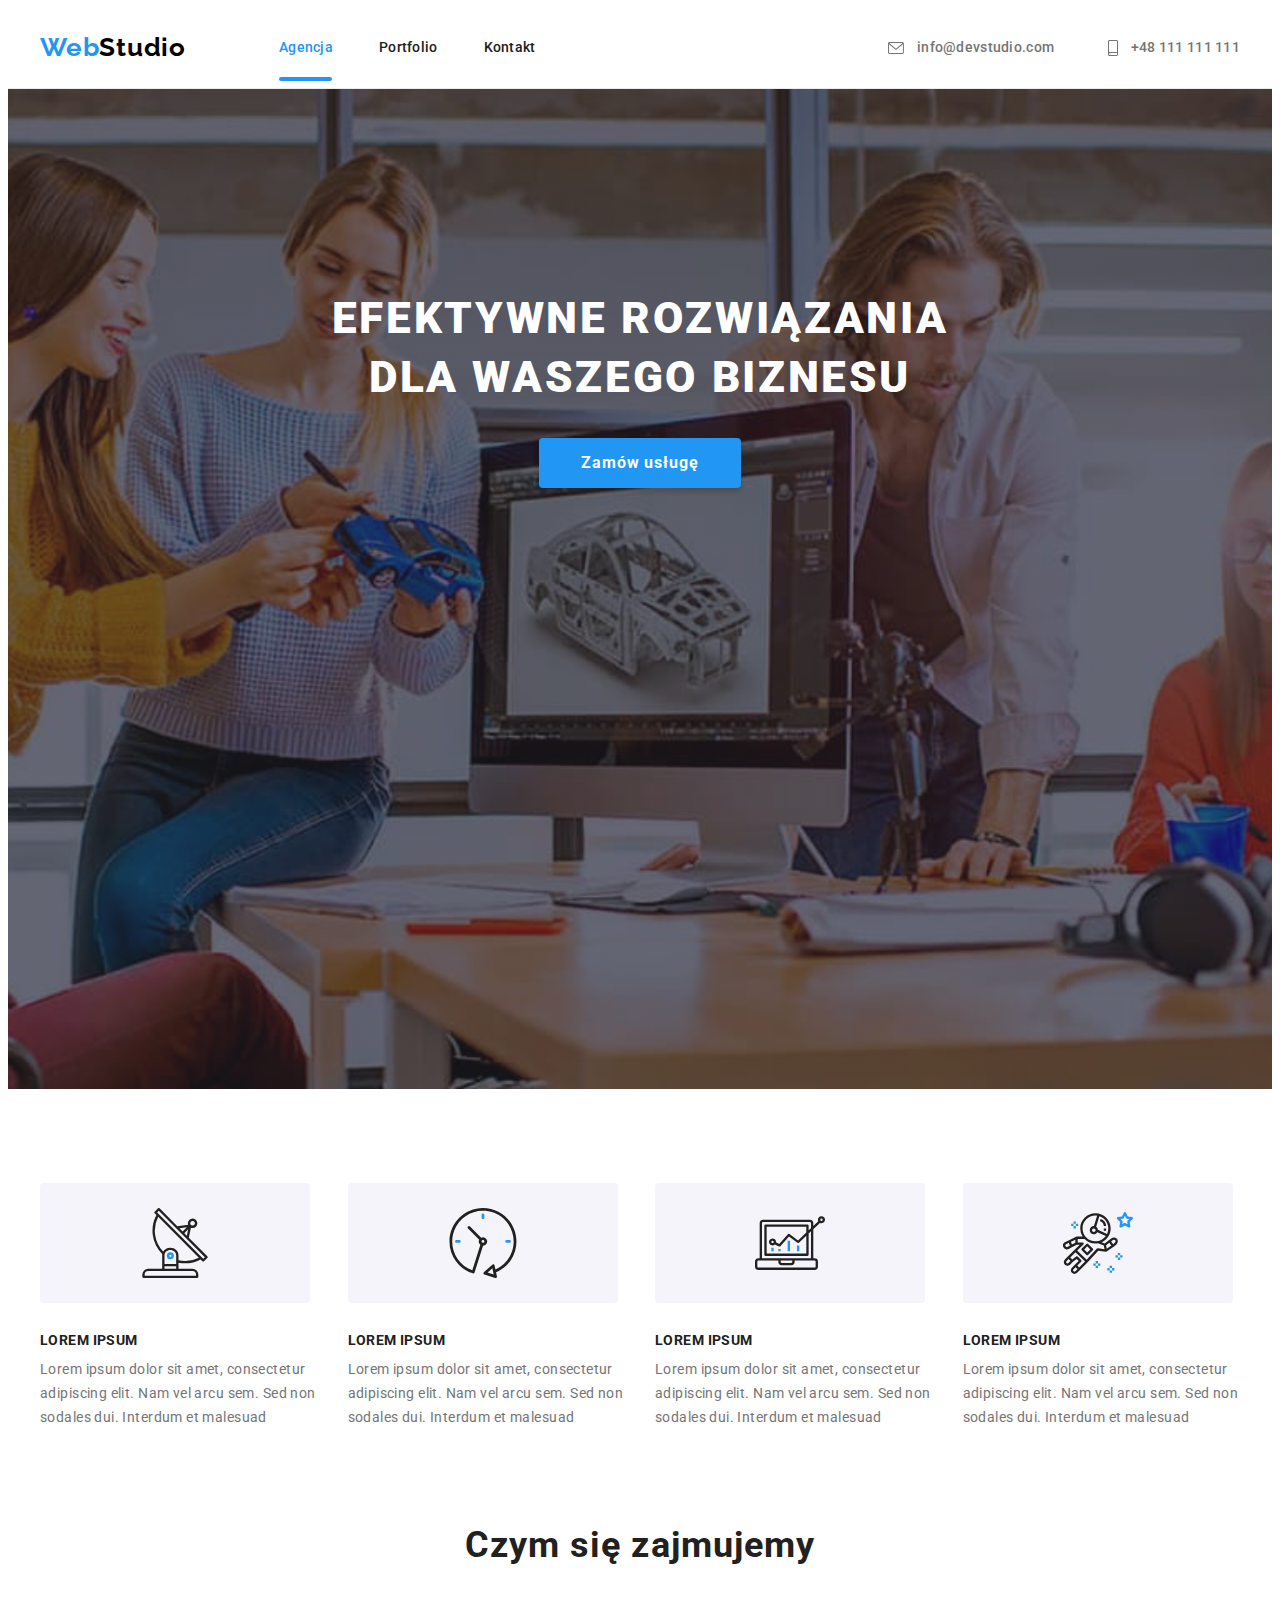
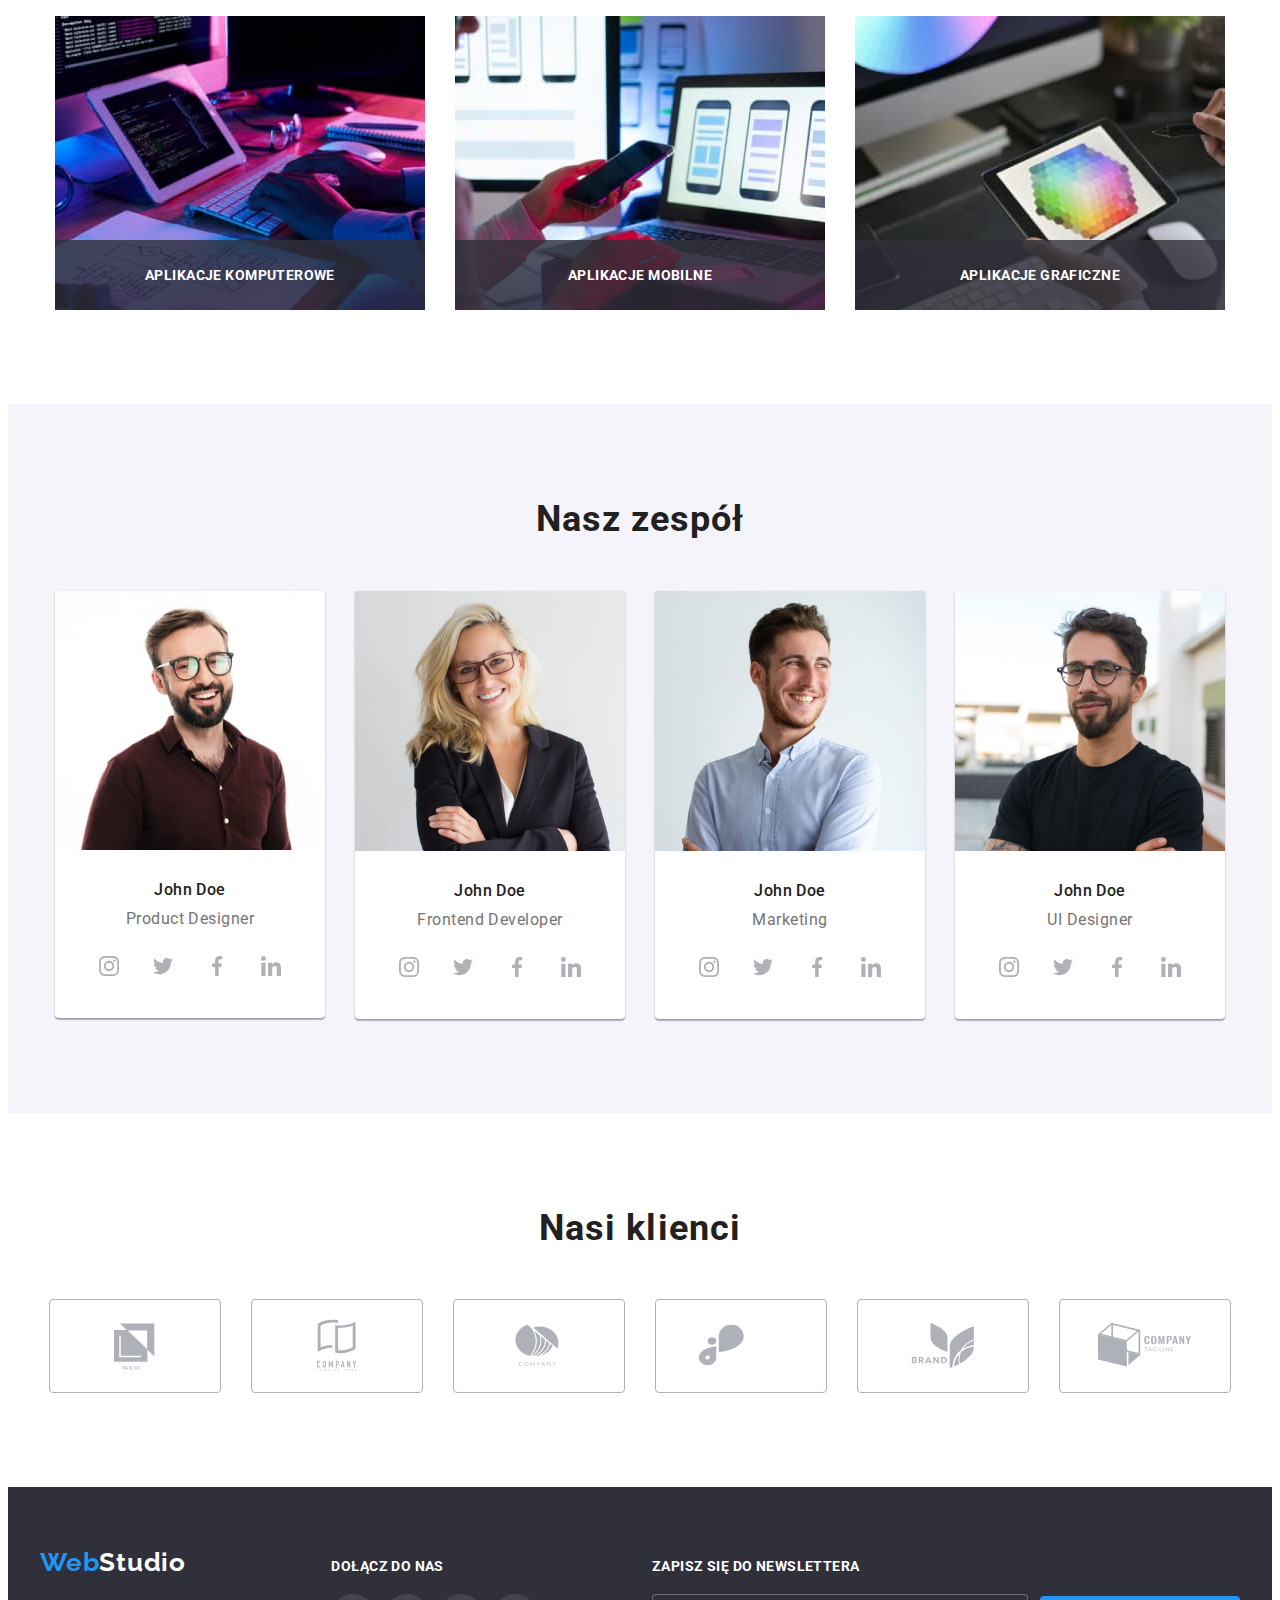
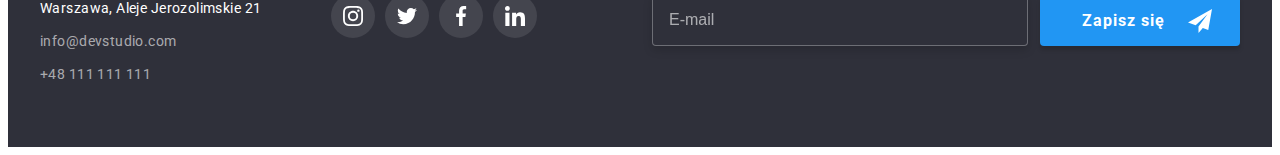
<file: index.html>
<!DOCTYPE html>
<html lang="pl">
  <head>
    <meta charset="UTF-8" />
    <meta http-equiv="X-UA-Compatible" content="IE=edge" />
    <meta name="viewport" content="width=device-width, initial-scale=1.0" />
    <title>goit-markup-hw-07</title>
    <!--start google fonts declaration-->
    <link rel="preconnect" href="https://fonts.googleapis.com" />
    <link rel="preconnect" href="https://fonts.gstatic.com" crossorigin />
    <link
      href="https://fonts.googleapis.com/css2?family=Raleway:wght@700&family=Roboto:wght@400;500;700;900&display=swap"
      rel="stylesheet"
    />
    <!--finish google fonts declaration-->
    <link
      rel="stylesheet"
      href="https://cdnjs.cloudflare.com/ajax/libs/modern-normalize/1.1.0/modern-normalize.min.css"
      integrity="sha512-wpPYUAdjBVSE4KJnH1VR1HeZfpl1ub8YT/NKx4PuQ5NmX2tKuGu6U/JRp5y+Y8XG2tV+wKQpNHVUX03MfMFn9Q=="
      crossorigin="anonymous"
      referrerpolicy="no-referrer"
    />
    <!-- <link rel="stylesheet" href="css/style.css" /> -->
    <link rel="stylesheet" href="css/main.min.css" />
  </head>
  <body>
    <header>
      <div class="container container--header">
        <a class="logo" href="index.html"
          ><span>Web</span><span class="logo__part2">Studio</span></a
        >
        <nav class="main-nav">
          <ul class="main-nav__list">
            <li class="main-nav__li">
              <a
                class="main-nav__list-item main-nav__list-item--current-link"
                href="./index.html"
                >Agencja</a
              >
            </li>
            <li class="main-nav__li">
              <a class="main-nav__list-item" href="./portfolio.html"
                >Portfolio</a
              >
            </li>
            <li class="main-nav__li">
              <a class="main-nav__list-item" href="#Kontakt">Kontakt</a>
            </li>
          </ul>
        </nav>
        <div class="header-contacts">
          <a class="header-contacts__item" href="mailto:info@devstudio.com">
            <svg class="header-contacts__icon" width="16px" height="12px">
              <use href="./images/icons.svg#icon-envelope"></use>
            </svg>
            info@devstudio.com</a
          >
          <a class="header-contacts__item" href="tel:+48111111111">
            <svg class="header-contacts__icon" width="10px" height="16px">
              <use href="./images/icons.svg#icon-smartphone"></use>
            </svg>
            +48 111 111 111</a
          >
        </div>
      </div>
    </header>
    <main class="main-section">
      <section class="section section--main">
        <div class="container">
          <h1 class="main-section__header">
            EFEKTYWNE ROZWIĄZANIA DLA WASZEGO BIZNESU
          </h1>
          <button class="btn main-section__btn" type="button" data-modal-open>
            Zamów usługę
          </button>
        </div>
      </section>
      <section class="section">
        <div class="container">
          <h2 class="section__header section__header--hidden">Nasze atuty</h2>
          <ul class="list">
            <li>
              <div class="list__advantage-img">
                <svg width="70px" height="70px">
                  <use href="./images/icons.svg#icon-antenna"></use>
                </svg>
              </div>
              <h3 class="list__advantage-header">LOREM IPSUM</h3>
              <p class="list__advantage-detail">
                Lorem ipsum dolor sit amet, consectetur adipiscing elit. Nam vel
                arcu sem. Sed non sodales dui. Interdum et malesuad
              </p>
            </li>
            <li>
              <div class="list__advantage-img">
                <svg width="70px" height="70px">
                  <use href="./images/icons.svg#icon-clock"></use>
                </svg>
              </div>
              <h3 class="list__advantage-header">LOREM IPSUM</h3>
              <p class="list__advantage-detail">
                Lorem ipsum dolor sit amet, consectetur adipiscing elit. Nam vel
                arcu sem. Sed non sodales dui. Interdum et malesuad
              </p>
            </li>
            <li>
              <div class="list__advantage-img">
                <svg width="70px" height="70px">
                  <use href="./images/icons.svg#icon-diagram"></use>
                </svg>
              </div>
              <h3 class="list__advantage-header">LOREM IPSUM</h3>
              <p class="list__advantage-detail">
                Lorem ipsum dolor sit amet, consectetur adipiscing elit. Nam vel
                arcu sem. Sed non sodales dui. Interdum et malesuad
              </p>
            </li>
            <li>
              <div class="list__advantage-img">
                <svg width="70px" height="70px">
                  <use href="./images/icons.svg#icon-astronaut"></use>
                </svg>
              </div>
              <h3 class="list__advantage-header">LOREM IPSUM</h3>
              <p class="list__advantage-detail">
                Lorem ipsum dolor sit amet, consectetur adipiscing elit. Nam vel
                arcu sem. Sed non sodales dui. Interdum et malesuad
              </p>
            </li>
          </ul>
        </div>
      </section>
      <section class="section section--profile">
        <div class="container">
          <h2 class="section__header">Czym się zajmujemy</h2>
          <ul class="list">
            <li class="list__profile-li">
              <img
                src="images/img1.jpg"
                alt="aplikacje desktopowe"
                width="370"
                height="294"
              />
              <p class="list__profile-item">APLIKACJE KOMPUTEROWE</p>
            </li>
            <li class="list__profile-li">
              <img
                src="images/img2.jpg"
                alt="aplikacje mobile"
                width="370"
                height="294"
              />
              <p class="list__profile-item">APLIKACJE MOBILNE</p>
            </li>
            <li class="list__profile-li">
              <img
                src="images/img3.jpg"
                alt="tworzenie grafiki"
                width="370"
                height="294"
              />
              <p class="list__profile-item">APLIKACJE GRAFICZNE</p>
            </li>
          </ul>
        </div>
      </section>
      <section class="section section--team">
        <div class="container">
          <h2 class="section__header">Nasz zespół</h2>
          <ul class="list">
            <li class="list__team-li">
              <img
                class="list__team-img"
                src="images/team1.jpg"
                alt="Product Designer"
                width="270"
                height="260"
              />
              <div class="list__team-info">
                <h3 class="list__team-name">John Doe</h3>
                <p class="list__team-position">Product Designer</p>
                <ul class="social-links">
                  <li>
                    <a class="social-links-img" href="#instagram.com">
                      <svg width="20" height="20">
                        <use href="./images/icons.svg#icon-instagram"></use>
                      </svg>
                    </a>
                  </li>
                  <li>
                    <a class="social-links-img" href="#twitter.com">
                      <svg width="20px" height="20px">
                        <use href="./images/icons.svg#icon-twitter"></use>
                      </svg>
                    </a>
                  </li>
                  <li>
                    <a class="social-links-img" href="#facebook.com">
                      <svg width="20px" height="20px">
                        <use href="./images/icons.svg#icon-facebook"></use>
                      </svg>
                    </a>
                  </li>
                  <li>
                    <a class="social-links-img" href="#linkedin.com">
                      <svg width="20px" height="20px">
                        <use href="./images/icons.svg#icon-linkedin"></use>
                      </svg>
                    </a>
                  </li>
                </ul>
              </div>
            </li>
            <li class="list__team-li">
              <img
                class="list__team-img"
                src="images/team2.jpg"
                alt="Frontend Developer"
                width="270"
                height="260"
              />
              <div class="list__team-info">
                <h3 class="list__team-name">John Doe</h3>
                <p class="list__team-position">Frontend Developer</p>
                <ul class="social-links">
                  <li>
                    <a class="social-links-img" href="#instagram.com">
                      <svg width="20px" height="20px">
                        <use href="./images/icons.svg#icon-instagram"></use>
                      </svg>
                    </a>
                  </li>
                  <li>
                    <a class="social-links-img" href="#twitter.com">
                      <svg width="20px" height="20px">
                        <use href="./images/icons.svg#icon-twitter"></use>
                      </svg>
                    </a>
                  </li>
                  <li>
                    <a class="social-links-img" href="#facebook.com">
                      <svg width="20px" height="20px">
                        <use href="./images/icons.svg#icon-facebook"></use>
                      </svg>
                    </a>
                  </li>
                  <li>
                    <a class="social-links-img" href="#linkedin.com">
                      <svg width="20px" height="20px">
                        <use href="./images/icons.svg#icon-linkedin"></use>
                      </svg>
                    </a>
                  </li>
                </ul>
              </div>
            </li>
            <li class="list__team-li">
              <img
                class="list__team-img"
                src="images/team3.jpg"
                alt="Marketing"
                width="270"
                height="260"
              />
              <div class="list__team-info">
                <h3 class="list__team-name">John Doe</h3>
                <p class="list__team-position">Marketing</p>
                <ul class="social-links">
                  <li>
                    <a class="social-links-img" href="#instagram.com">
                      <svg width="20px" height="20px">
                        <use href="./images/icons.svg#icon-instagram"></use>
                      </svg>
                    </a>
                  </li>
                  <li>
                    <a class="social-links-img" href="#twitter.com">
                      <svg width="20px" height="20px">
                        <use href="./images/icons.svg#icon-twitter"></use>
                      </svg>
                    </a>
                  </li>
                  <li>
                    <a class="social-links-img" href="#facebook.com">
                      <svg width="20px" height="20px">
                        <use href="./images/icons.svg#icon-facebook"></use>
                      </svg>
                    </a>
                  </li>
                  <li>
                    <a class="social-links-img" href="#linkedin.com">
                      <svg width="20px" height="20px">
                        <use href="./images/icons.svg#icon-linkedin"></use>
                      </svg>
                    </a>
                  </li>
                </ul>
              </div>
            </li>
            <li class="list__team-li">
              <img
                class="list__team-img"
                src="images/team4.jpg"
                alt="UI Designer"
                width="270"
                height="260"
              />
              <div class="list__team-info">
                <h3 class="list__team-name">John Doe</h3>
                <p class="list__team-position">UI Designer</p>
                <ul class="social-links">
                  <li>
                    <a class="social-links-img" href="#instagram.com">
                      <svg width="20px" height="20px">
                        <use href="./images/icons.svg#icon-instagram"></use>
                      </svg>
                    </a>
                  </li>
                  <li>
                    <a class="social-links-img" href="#twitter.com">
                      <svg width="20px" height="20px">
                        <use href="./images/icons.svg#icon-twitter"></use>
                      </svg>
                    </a>
                  </li>
                  <li>
                    <a class="social-links-img" href="#facebook.com">
                      <svg width="20px" height="20px">
                        <use href="./images/icons.svg#icon-facebook"></use>
                      </svg>
                    </a>
                  </li>
                  <li>
                    <a class="social-links-img" href="#linkedin.com">
                      <svg width="20px" height="20px">
                        <use href="./images/icons.svg#icon-linkedin"></use>
                      </svg>
                    </a>
                  </li>
                </ul>
              </div>
            </li>
          </ul>
        </div>
      </section>
      <section class="section">
        <div class="container">
          <h2 class="section__header">Nasi klienci</h2>
          <ul class="list">
            <li>
              <a class="list__clients-img" href="#nasz-klient-1">
                <svg width="106px" height="60px">
                  <use href="./images/icons.svg#icon-Logo-1"></use>
                </svg>
              </a>
            </li>
            <li>
              <a class="list__clients-img" href="#nasz-klient-2">
                <svg width="106px" height="60px">
                  <use href="./images/icons.svg#icon-Logo-2"></use>
                </svg>
              </a>
            </li>
            <li>
              <a class="list__clients-img" href="#nasz-klient-3">
                <svg width="106px" height="60px">
                  <use href="./images/icons.svg#icon-Logo-3"></use>
                </svg>
              </a>
            </li>
            <li>
              <a class="list__clients-img" href="#nasz-klient-4">
                <svg width="106px" height="60px">
                  <use href="./images/icons.svg#icon-Logo-4"></use>
                </svg>
              </a>
            </li>
            <li>
              <a class="list__clients-img" href="#nasz-klient-5">
                <svg width="106px" height="60px">
                  <use href="./images/icons.svg#icon-Logo-5"></use>
                </svg>
              </a>
            </li>
            <li>
              <a class="list__clients-img" href="#nasz-klient-6">
                <svg width="106px" height="60px">
                  <use href="./images/icons.svg#icon-Logo-6"></use>
                </svg>
              </a>
            </li>
          </ul>
        </div>
      </section>
    </main>
    <footer>
      <div class="container container--footer">
        <div>
          <a class="logo" href="index.html"
            ><span>Web</span
            ><span class="logo__part2 logo__part2--footer">Studio</span></a
          >
          <address>
            <ul class="address-list">
              <li class="address-list__li">
                <a
                  class="address-list__item"
                  href="https://goo.gl/maps/LJF1vLMHz5jr4Uy99"
                  target="blank"
                  rel="noopener nofollow"
                >
                  Warszawa, Aleje Jerozolimskie 21</a
                >
              </li>
              <li class="address-list__li">
                <a
                  class="address-list__item address-list__item--soft"
                  href="mailto:info@devstudio.com"
                  >info@devstudio.com</a
                >
              </li>
              <li class="address-list__li">
                <a
                  class="address-list__item address-list__item--soft"
                  href="tel:+48111111111"
                  >+48 111 111 111</a
                >
              </li>
            </ul>
          </address>
        </div>
        <div class="social-links-container">
          <p class="join-us">DOŁĄCZ DO NAS</p>
          <ul class="social-links">
            <li>
              <a
                class="social-links-img social-links-img--footer"
                href="#instagram.com"
              >
                <svg width="20px" height="20px">
                  <use href="./images/icons.svg#icon-instagram"></use>
                </svg>
              </a>
            </li>
            <li>
              <a
                class="social-links-img social-links-img--footer"
                href="#twitter.com"
              >
                <svg width="20px" height="20px">
                  <use href="./images/icons.svg#icon-twitter"></use>
                </svg>
              </a>
            </li>
            <li>
              <a
                class="social-links-img social-links-img--footer"
                href="#facebook.com"
              >
                <svg width="20px" height="20px">
                  <use href="./images/icons.svg#icon-facebook"></use>
                </svg>
              </a>
            </li>
            <li>
              <a
                class="social-links-img social-links-img--footer"
                href="#linkedin.com"
              >
                <svg width="20px" height="20px">
                  <use href="./images/icons.svg#icon-linkedin"></use>
                </svg>
              </a>
            </li>
          </ul>
        </div>
        <!-- <div class="newsletter-form"> -->
        <form class="newsletter-form">
          <div role="group" aria-labelledby="newsletter-form-head">
            <div class="newsletter-form__field">
              <label class="newsletter-form__label" for="email-id"
                >ZAPISZ SIĘ DO NEWSLETTERA
              </label>
              <input
                class="newsletter-form__input"
                id="email-id"
                name="email"
                type="email"
                placeholder="E-mail"
              />
            </div>
          </div>
          <button class="btn newsletter-form__btn" type="submit">
            Zapisz się
            <svg class="newsletter-form__icon-send" width="24px" height="24px">
              <use href="./images/icons.svg#icon-send"></use>
            </svg>
          </button>
        </form>
        <!-- </div> -->
      </div>
    </footer>
    <div class="backdrop is-hidden" data-modal>
      <div class="modal">
        <button type="button" class="close-btn" data-modal-close>
          <svg class="icon-close-black-18dp" width="18px" height="18px">
            <use href="./images/icons.svg#icon-close-black-18dp"></use>
          </svg>
        </button>
        <form class="order-form">
          <div role="group" aria-labelledby="order-form-head">
            <p class="order-form__headder" id="order-form-head">
              Zostaw swoje dane w formularzu poniżej
            </p>
            <div class="order-form__div-in">
              <label class="order-form__label">
                Imie
                <div class="order-form__field">
                  <input
                    class="order-form__input"
                    type="text"
                    name="username"
                  />
                  <svg class="order-form__icon" width="18px" height="18px">
                    <use href="./images/icons.svg#icon-person-black-18dp"></use>
                  </svg>
                </div>
              </label>
            </div>
            <div class="order-form__div-in">
              <label class="order-form__label">
                Telefon
                <div class="order-form__field">
                  <input class="order-form__input" type="tel" name="user-tel" />
                  <svg class="order-form__icon" width="18px" height="18px">
                    <use href="./images/icons.svg#icon-phone-black-18dp"></use>
                  </svg>
                </div>
              </label>
            </div>
            <div class="order-form__div-in">
              <label class="order-form__label">
                Email
                <div class="order-form__field">
                  <input
                    class="order-form__input"
                    type="email"
                    name="user-email"
                  />
                  <svg class="order-form__icon" width="18px" height="18px">
                    <use href="./images/icons.svg#icon-email-black-18dp"></use>
                  </svg>
                </div>
              </label>
            </div>
            <div class="order-form__div-comment">
              <label class="order-form__label">
                Komentarz
                <textarea
                  class="order-form__textarea"
                  name="user-comment"
                  placeholder="Wprowadź tekst"
                ></textarea>
              </label>
            </div>
            <div class="checkbox">
              <label class="checkbox__custom">
                <input
                  class="checkbox__input"
                  type="checkbox"
                  name="user-confirm"
                />
                <svg class="checkbox__icon-check" width="16px" height="15px">
                  <use href="./images/icons.svg#icon-icon-check"></use>
                </svg>
                <svg
                  class="checkbox__statement-Vector"
                  width="16px"
                  height="15px"
                >
                  <use href="./images/icons.svg#icon-statement-Vector"></use>
                </svg>
                Oświadczam iż akceptuję
                <a class="order-form__link" href="#Regulamin">Regulamin</a> i
                <a class="order-form__link" href="#Polityka Prywatności"
                  >Politykę Prywatności.</a
                >
              </label>
            </div>
          </div>
          <button class="btn order-form__btn" type="submit">Wyślij</button>
        </form>
      </div>
    </div>
    <script src="./modal.js"></script>
  </body>
</html>
</file>
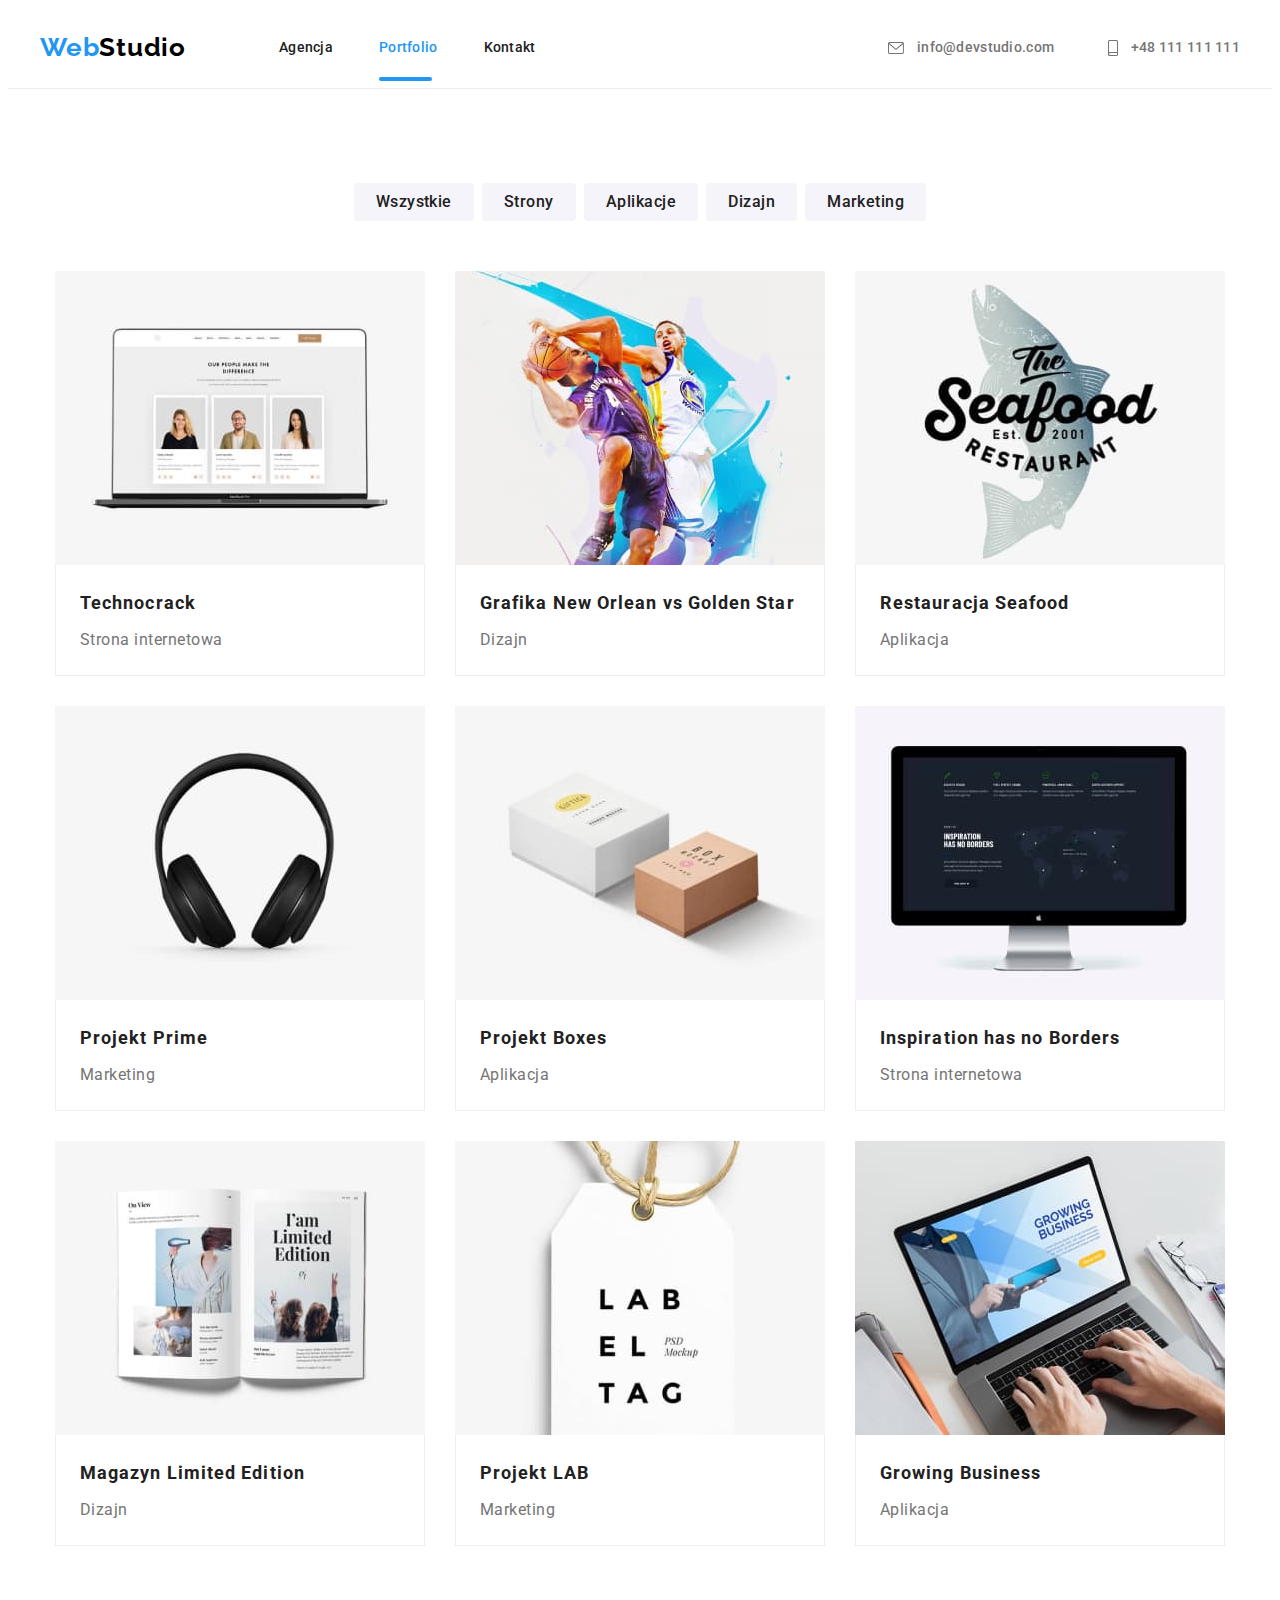
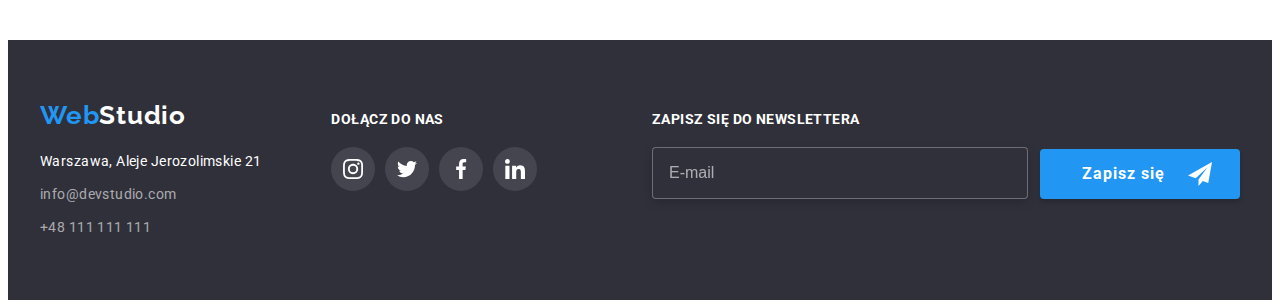
<file: portfolio.html>
<!DOCTYPE html>
<html lang="pl">
  <head>
    <meta charset="UTF-8" />
    <meta http-equiv="X-UA-Compatible" content="IE=edge" />
    <meta name="viewport" content="width=device-width, initial-scale=1.0" />
    <title>goit-markup-hw-07</title>
    <!--start google fonts declaration-->
    <link rel="preconnect" href="https://fonts.googleapis.com" />
    <link rel="preconnect" href="https://fonts.gstatic.com" crossorigin />
    <link
      href="https://fonts.googleapis.com/css2?family=Raleway:wght@700&family=Roboto:wght@400;500;700;900&display=swap"
      rel="stylesheet"
    />
    <!--finish google fonts declaration-->
    <link
      rel="stylesheet"
      href="https://cdnjs.cloudflare.com/ajax/libs/modern-normalize/1.1.0/modern-normalize.min.css"
      integrity="sha512-wpPYUAdjBVSE4KJnH1VR1HeZfpl1ub8YT/NKx4PuQ5NmX2tKuGu6U/JRp5y+Y8XG2tV+wKQpNHVUX03MfMFn9Q=="
      crossorigin="anonymous"
      referrerpolicy="no-referrer"
    />
    <!-- <link rel="stylesheet" href="css/style.css" /> -->
    <link rel="stylesheet" href="css/main.min.css" />
  </head>
  <body>
    <header>
      <div class="container container--header">
        <a class="logo" href="index.html"
          ><span>Web</span><span class="logo__part2">Studio</span></a
        >
        <nav class="main-nav">
          <ul class="main-nav__list">
            <li class="main-nav__li">
              <a class="main-nav__list-item" href="./index.html">Agencja</a>
            </li>
            <li class="main-nav__li">
              <a
                class="main-nav__list-item main-nav__list-item--current-link"
                href="./portfolio.html"
                >Portfolio</a
              >
            </li>
            <li class="main-nav__li">
              <a class="main-nav__list-item" href="#Kontakt">Kontakt</a>
            </li>
          </ul>
        </nav>
        <div class="header-contacts">
          <a class="header-contacts__item" href="mailto:info@devstudio.com">
            <svg class="header-contacts__icon" width="16px" height="12px">
              <use href="./images/icons.svg#icon-envelope"></use>
            </svg>
            info@devstudio.com</a
          >
          <a class="header-contacts__item" href="tel:+48111111111">
            <svg class="header-contacts__icon" width="10px" height="16px">
              <use href="./images/icons.svg#icon-smartphone"></use>
            </svg>
            +48 111 111 111</a
          >
        </div>
      </div>
    </header>
    <main>
      <section class="section">
        <div class="container product-tab">
          <h1 class="section__header--hidden">Nasze usługi</h1>
          <ul class="product-tab__btn-list">
            <li>
              <button class="product-tab__btn-item" type="button">
                Wszystkie
              </button>
            </li>
            <li>
              <button class="product-tab__btn-item" type="button">
                Strony
              </button>
            </li>
            <li>
              <button class="product-tab__btn-item" type="button">
                Aplikacje
              </button>
            </li>
            <li>
              <button class="product-tab__btn-item" type="button">
                Dizajn
              </button>
            </li>
            <li>
              <button class="product-tab__btn-item" type="button">
                Marketing
              </button>
            </li>
          </ul>
          <ul class="list product-tab__list">
            <li>
              <a class="product-tab__link" href="#portfolio-link">
                <div class="product-tab__box-overlay">
                  <div class="product-tab__overlay">
                    <p>
                      Technocrack jest popularną platformą wykorzystywaną do
                      rozpowszechniania koronawirusa. Firmy wykorzystują tę
                      platformę do celów szpiegowskich i ataków na
                      niezabezpieczone serwery konkurencji
                    </p>
                  </div>
                  <img
                    src="images/technocrack.jpg"
                    alt="team photos"
                    width="370"
                    height="294"
                  />
                </div>
                <div class="product-tab__name-type">
                  <h3 class="product-tab__name">Technocrack</h3>
                  <p class="product-tab__type">Strona internetowa</p>
                </div>
              </a>
            </li>
            <li>
              <a class="product-tab__link" href="#portfolio-link">
                <div class="product-tab__box-overlay">
                  <div class="product-tab__overlay">
                    <p>
                      Technocrack jest popularną platformą wykorzystywaną do
                      rozpowszechniania koronawirusa. Firmy wykorzystują tę
                      platformę do celów szpiegowskich i ataków na
                      niezabezpieczone serwery konkurencji
                    </p>
                  </div>
                  <img
                    src="images/graphics.jpg"
                    alt="basketball players"
                    width="370"
                    height="294"
                  />
                </div>
                <div class="product-tab__name-type">
                  <h3 class="product-tab__name">
                    Grafika New Orlean vs Golden Star
                  </h3>
                  <p class="product-tab__type">Dizajn</p>
                </div>
              </a>
            </li>
            <li>
              <a class="product-tab__link" href="#portfolio-link">
                <div class="product-tab__box-overlay">
                  <div class="product-tab__overlay">
                    <p>
                      Technocrack jest popularną platformą wykorzystywaną do
                      rozpowszechniania koronawirusa. Firmy wykorzystują tę
                      platformę do celów szpiegowskich i ataków na
                      niezabezpieczone serwery konkurencji
                    </p>
                  </div>
                  <img
                    src="images/seafood.jpg"
                    alt="restaurant logo"
                    width="370"
                    height="294"
                  />
                </div>
                <div class="product-tab__name-type">
                  <h3 class="product-tab__name">Restauracja Seafood</h3>
                  <p class="product-tab__type">Aplikacja</p>
                </div>
              </a>
            </li>
            <li>
              <a class="product-tab__link" href="#portfolio-link">
                <div class="product-tab__box-overlay">
                  <div class="product-tab__overlay">
                    <p>
                      Technocrack jest popularną platformą wykorzystywaną do
                      rozpowszechniania koronawirusa. Firmy wykorzystują tę
                      platformę do celów szpiegowskich i ataków na
                      niezabezpieczone serwery konkurencji
                    </p>
                  </div>
                  <img
                    src="images/headphones.jpg"
                    alt="headphones"
                    width="370"
                    height="294"
                  />
                </div>
                <div class="product-tab__name-type">
                  <h3 class="product-tab__name">Projekt Prime</h3>
                  <p class="product-tab__type">Marketing</p>
                </div>
              </a>
            </li>
            <li>
              <a class="product-tab__link" href="#portfolio-link">
                <div class="product-tab__box-overlay">
                  <div class="product-tab__overlay">
                    <p>
                      Technocrack jest popularną platformą wykorzystywaną do
                      rozpowszechniania koronawirusa. Firmy wykorzystują tę
                      platformę do celów szpiegowskich i ataków na
                      niezabezpieczone serwery konkurencji
                    </p>
                  </div>
                  <img
                    src="images/boxes.jpg"
                    alt="two boxes"
                    width="370"
                    height="294"
                  />
                </div>
                <div class="product-tab__name-type">
                  <h3 class="product-tab__name">Projekt Boxes</h3>
                  <p class="product-tab__type">Aplikacja</p>
                </div>
              </a>
            </li>
            <li>
              <a class="product-tab__link" href="#portfolio-link">
                <div class="product-tab__box-overlay">
                  <div class="product-tab__overlay">
                    <p>
                      Technocrack jest popularną platformą wykorzystywaną do
                      rozpowszechniania koronawirusa. Firmy wykorzystują tę
                      platformę do celów szpiegowskich i ataków na
                      niezabezpieczone serwery konkurencji
                    </p>
                  </div>
                  <img
                    src="images/monitor.jpg"
                    alt="monitor"
                    width="370"
                    height="294"
                  />
                </div>
                <div class="product-tab__name-type">
                  <h3 class="product-tab__name">Inspiration has no Borders</h3>
                  <p class="product-tab__type">Strona internetowa</p>
                </div>
              </a>
            </li>
            <li>
              <a class="product-tab__link" href="#portfolio-link">
                <div class="product-tab__box-overlay">
                  <div class="product-tab__overlay">
                    <p>
                      Technocrack jest popularną platformą wykorzystywaną do
                      rozpowszechniania koronawirusa. Firmy wykorzystują tę
                      platformę do celów szpiegowskich i ataków na
                      niezabezpieczone serwery konkurencji
                    </p>
                  </div>
                  <img
                    src="images/magazine.jpg"
                    alt="colour magazine"
                    width="370"
                    height="294"
                  />
                </div>
                <div class="product-tab__name-type">
                  <h3 class="product-tab__name">Magazyn Limited Edition</h3>
                  <p class="product-tab__type">Dizajn</p>
                </div>
              </a>
            </li>
            <li>
              <a class="product-tab__link" href="#portfolio-link">
                <div class="product-tab__box-overlay">
                  <div class="product-tab__overlay">
                    <p>
                      Technocrack jest popularną platformą wykorzystywaną do
                      rozpowszechniania koronawirusa. Firmy wykorzystują tę
                      platformę do celów szpiegowskich i ataków na
                      niezabezpieczone serwery konkurencji
                    </p>
                  </div>
                  <img
                    src="images/label.jpg"
                    alt="label tag"
                    width="370"
                    height="294"
                  />
                </div>
                <div class="product-tab__name-type">
                  <h3 class="product-tab__name">Projekt LAB</h3>
                  <p class="product-tab__type">Marketing</p>
                </div>
              </a>
            </li>
            <li>
              <a class="product-tab__link" href="#portfolio-link">
                <div class="product-tab__box-overlay">
                  <div class="product-tab__overlay">
                    <p>
                      Technocrack jest popularną platformą wykorzystywaną do
                      rozpowszechniania koronawirusa. Firmy wykorzystują tę
                      platformę do celów szpiegowskich i ataków na
                      niezabezpieczone serwery konkurencji
                    </p>
                  </div>
                  <img
                    src="images/laptop.jpg"
                    alt="laptop"
                    width="370"
                    height="294"
                  />
                </div>
                <div class="product-tab__name-type">
                  <h3 class="product-tab__name">Growing Business</h3>
                  <p class="product-tab__type">Aplikacja</p>
                </div>
              </a>
            </li>
          </ul>
        </div>
      </section>
    </main>
    <footer>
      <div class="container container--footer">
        <div>
          <a class="logo" href="index.html"
            ><span>Web</span
            ><span class="logo__part2 logo__part2--footer">Studio</span></a
          >
          <address>
            <ul class="address-list">
              <li class="address-list__li">
                <a
                  class="address-list__item"
                  href="https://goo.gl/maps/LJF1vLMHz5jr4Uy99"
                  target="blank"
                  rel="noopener nofollow"
                >
                  Warszawa, Aleje Jerozolimskie 21</a
                >
              </li>
              <li class="address-list__li">
                <a
                  class="address-list__item address-list__item--soft"
                  href="mailto:info@devstudio.com"
                  >info@devstudio.com</a
                >
              </li>
              <li class="address-list__li">
                <a
                  class="address-list__item address-list__item--soft"
                  href="tel:+48111111111"
                  >+48 111 111 111</a
                >
              </li>
            </ul>
          </address>
        </div>
        <div class="social-links-container">
          <p class="join-us">DOŁĄCZ DO NAS</p>
          <ul class="social-links">
            <li>
              <a
                class="social-links-img social-links-img--footer"
                href="#instagram.com"
              >
                <svg width="20px" height="20px">
                  <use href="./images/icons.svg#icon-instagram"></use>
                </svg>
              </a>
            </li>
            <li>
              <a
                class="social-links-img social-links-img--footer"
                href="#twitter.com"
              >
                <svg width="20px" height="20px">
                  <use href="./images/icons.svg#icon-twitter"></use>
                </svg>
              </a>
            </li>
            <li>
              <a
                class="social-links-img social-links-img--footer"
                href="#facebook.com"
              >
                <svg width="20px" height="20px">
                  <use href="./images/icons.svg#icon-facebook"></use>
                </svg>
              </a>
            </li>
            <li>
              <a
                class="social-links-img social-links-img--footer"
                href="#linkedin.com"
              >
                <svg width="20px" height="20px">
                  <use href="./images/icons.svg#icon-linkedin"></use>
                </svg>
              </a>
            </li>
          </ul>
        </div>
        <!-- <div class="newsletter-form"> -->
        <form class="newsletter-form">
          <div role="group" aria-labelledby="newsletter-form-head">
            <div class="newsletter-form__field">
              <label class="newsletter-form__label" for="email-id"
                >ZAPISZ SIĘ DO NEWSLETTERA
              </label>
              <input
                class="newsletter-form__input"
                id="email-id"
                name="email"
                type="email"
                placeholder="E-mail"
              />
            </div>
          </div>
          <button class="btn newsletter-form__btn" type="submit">
            Zapisz się
            <svg class="newsletter-form__icon-send" width="24px" height="24px">
              <use href="./images/icons.svg#icon-send"></use>
            </svg>
          </button>
        </form>
        <!-- </div> -->
      </div>
    </footer>
  </body>
</html>
</file>
<file: css/style.css>
/*general declaration*/
:root {
  --base-text-color: #212121;
  --light-text-color: #757575;
  --my-blue: #2196f3;
  --dark-back: #2f303a;
  --light-back: #f5f4fa;
  --just-white: #ffffff;
  --just-black: #000000;
  --bg-image-color: rgba(47, 48, 58, 0.4);
  --transition-time: 250ms;
}
body {
  font-family: "Roboto", sans-serif;
  color: var(--base-text-color);
  background-color: var(--just-white);
  font-size: 14px;
  letter-spacing: 0.03em;
}
/*markup reset*/
h1,
h2,
h3,
h4,
h5,
h6,
p {
  margin: 0;
}
img {
  display: block;
  max-width: 100%;
  height: auto;
}
ul,
ol {
  display: flex;
  list-style: none;
  padding: 0px;
  margin: 0;
}
a {
  text-decoration: none;
}
address {
  font-style: normal;
  margin-top: 20px;
}
button {
  display: block;
  cursor: pointer;
  border: none;
  border-radius: 4px;
}
/*auxiliary classes-content restriction*/
.section {
  padding-top: 94px;
  padding-bottom: 94px;
}
.container {
  width: 1200px;
  margin: 0 auto;
  padding: 0 15px;
}
.section__header {
  font-size: 36px;
  line-height: 1.17;
  letter-spacing: 0.03em;
  margin: 0px 0px 50px 0px;
  text-align: center;
}
/*navigation styles*/
.container--header {
  display: flex;
  align-items: center;
}
.logo {
  font-family: "Raleway";
  font-size: 26px;
  font-weight: 700;
  line-height: 1.174;
  letter-spacing: 0.03em;
  text-decoration: none;
  color: var(--my-blue);
}
.logo__part2 {
  color: var(--just-black);
  margin-right: 0px;
}
.logo__part2--footer {
  color: var(--just-white);
}
/* .main-nav */
.list {
  gap: 30px;
  justify-content: center;
  align-items: center;
}
.product-tab__list {
  flex-wrap: wrap;
}
.main-nav__list {
  margin-left: 93px;
}
.social-links {
  align-items: center;
  justify-content: center;
  margin-top: 16px;
  gap: 10px;
}
.address-list {
  flex-direction: column;
  align-items: flex-start;
}
.main-nav__li:not(:first-child) {
  margin-left: 46px;
}
.main-nav__list-item {
  font-size: 14px;
  font-weight: 500;
  line-height: 1.17;
  text-decoration: none;
  color: var(--base-text-color);
  letter-spacing: 0.02em;
  transition: color var(--transition-time) cubic-bezier(0.4, 0, 0.2, 1);
}

.main-nav__list-item--current-link {
  color: var(--my-blue);
}
.main-nav__list-item:hover,
.main-nav__list-item:focus {
  color: var(--my-blue);
}
.main-nav__list-item--current-link::after {
  display: block;
  width: 53px;
  height: 4px;
  background-color: var(--my-blue);
  position: absolute;
  top: 77px;
  border-radius: 2px;
  content: "";
}
.header-contacts {
  margin-left: auto;
}
.header-contacts__item:nth-child(2) {
  margin-left: 50px;
}
.header-contacts__item {
  font-size: 14px;
  font-weight: 500;
  line-height: 1.17;
  text-decoration: none;
  color: var(--light-text-color);
  letter-spacing: 0.02em;
  transition: color var(--transition-time) cubic-bezier(0.4, 0, 0.2, 1);
}
.header-contacts__item:hover,
.header-contacts__item:focus {
  color: var(--my-blue);
}
header {
  border-bottom: solid 1px #ececec;
  padding: 24px 0px 25px 0px;
}
/*main-section*/
.section--main {
  /* background-color: var(--dark-back); */
  background-image: linear-gradient(
      to left,
      var(--bg-image-color),
      var(--bg-image-color)
    ),
    url(../images/background-img.jpg);
  background-size: cover;
  /* or "background-size: 1600px 600px" and skip max-width and margins*/
  max-width: 1600px;
  height: 600px;
  margin-left: auto;
  margin-right: auto;
  background-repeat: no-repeat;
  background-position: center;
  padding: 200px 0;
  text-align: center;
}
.main-section__header {
  font-size: 44px;
  font-weight: 900;
  line-height: 1.36;
  letter-spacing: 0.06em;
  color: var(--just-white);
  text-align: center;
  margin: 0 auto;
  width: 696px;
}
.btn {
  min-width: 200px;
  height: 50px;
  font-weight: 700;
  font-size: 16px;
  letter-spacing: 0.06em;
  line-height: 1.875;
  font-family: inherit;
  color: var(--just-white);
  background-color: var(--my-blue);
  box-shadow: 0px 4px 4px rgba(0, 0, 0, 0.15);
}

.main-section__btn {
  margin-top: 30px;
  margin-right: auto;
  margin-left: auto;
  padding: 10px 42px;
}
/*advantages section */
.section__header--hidden {
  position: absolute;
  width: 1px;
  height: 1px;
  margin: -1px;
  border: 0;
  padding: 0;
  white-space: nowrap;
  clip-path: inset(100%);
  clip: rect(0 0 0 0);
  overflow: hidden;
}
/* .list-advantage {
  gap: 30px;
  justify-content: center;
  margin-left: auto;
  margin-right: auto;
} */
.list__advantage-header {
  font-size: 14px;
  line-height: 1.14;
  margin-top: 0px;
  margin-bottom: 10px;
}
.list__advantage-detail {
  font-size: 14px;
  line-height: 1.71;
  color: var(--light-text-color);
  margin-top: 0px;
  margin-bottom: 0px;
}
/*profile section */
.section--profile {
  padding-top: 0px;
}
.list__profile-li {
  position: relative;
}
.list__profile-item {
  display: flex;
  position: absolute;
  bottom: 0;
  width: 100%;
  height: 70px;
  justify-content: center;
  align-items: center;
  background-color: rgba(47, 48, 58, 0.8);
  color: var(--just-white);
  font-weight: 700;
}
/*team section */
.section--team {
  background-color: var(--light-back);
}
.list__team-li {
  background-color: #ffffff;
  box-shadow: 0px 1px 3px rgba(0, 0, 0, 0.12), 0px 1px 1px rgba(0, 0, 0, 0.14),
    0px 2px 1px rgba(0, 0, 0, 0.2);
  border-radius: 0px 0px 4px 4px;
}
.list__team-img {
  display: block;
}
.list__team-info {
  text-align: center;
  padding: 30px 0 30px 0;
}
.list__team-name {
  font-size: 16px;
  font-weight: 500;
  line-height: 1.19;
  letter-spacing: 0.03em;
  margin: 0px 0px 0px 0px;
}
.list__team-position {
  font-size: 16px;
  line-height: 1.19;
  letter-spacing: 0.03em;
  color: var(--light-text-color);
  margin-bottom: 0px;
  margin-top: 10px;
}
/*product tab section*/
.product-tab {
  flex-direction: column;
  justify-content: center;
}
.product-tab__btn-list {
  display: flex;
  justify-content: center;
  margin-bottom: 50px;
  gap: 8px;
}
.product-tab__btn-item {
  font-size: 16px;
  font-weight: 500;
  color: var(--base-text-color);
  background-color: #f5f4fa;
  border-color: #f5f4fa;
  border-radius: 4px;
  cursor: pointer;
  font-family: inherit;
  letter-spacing: 0.03em;
  line-height: 1.63;
  padding: 6px 22px;
  transition: background-color var(--transition-time)
      cubic-bezier(0.4, 0, 0.2, 1),
    color var(--transition-time) cubic-bezier(0.4, 0, 0.2, 1),
    box-shadow var(--transition-time) cubic-bezier(0.4, 0, 0.2, 1);
}
.product-tab__btn-item:hover,
.product-tab__btn-item:focus {
  background-color: var(--my-blue);
  color: var(--just-white);
  box-shadow: 0px 3px 1px rgba(0, 0, 0, 0.1), 0px 1px 2px rgba(0, 0, 0, 0.08),
    0px 2px 2px rgba(0, 0, 0, 0.12);
  border-radius: 4px;
}
.product-tab__name {
  font-size: 18px;
  font-weight: 700;
  line-height: 2;
  letter-spacing: 0.06em;
  margin-top: 0px;
  margin-bottom: 4px;
  color: var(--base-text-color);
}
.product-tab__type {
  font-size: 16px;
  letter-spacing: 0.03em;
  line-height: 1.88;
  color: var(--light-text-color);
  margin-top: 0px;
  margin-bottom: 0px;
}
.product-tab__name-type {
  padding: 20px 24px;
  border-left: solid 1px #eeeeee;
  border-right: solid 1px #eeeeee;
  border-bottom: solid 1px #eeeeee;
}
.product-tab__box-overlay {
  padding: 0;
  margin: 0;
  position: relative;
  overflow: hidden;
  border: none;
}
.product-tab__link {
  display: block;
  transition: box-shadow var(--transition-time) cubic-bezier(0.4, 0, 0.2, 1);
}
.product-tab__link:hover,
.product-tab__link:focus {
  box-shadow: 0px 1px 1px rgba(0, 0, 0, 0.12), 0px 4px 4px rgba(0, 0, 0, 0.06),
    1px 4px 6px rgba(0, 0, 0, 0.16);
}
.product-tab__link:hover .product-tab__overlay,
.product-tab__link:focus .product-tab__overlay {
  transform: translateY(0);
}
/*footer section*/
footer {
  background-color: var(--dark-back);
  padding: 60px 0;
  /* display: flex; */
}
.address-list__li:not(:last-child) {
  margin-bottom: 9px;
}
.address-list__item {
  font-size: 14px;
  font-weight: 400;
  line-height: 1.71;
  font-style: normal;
  text-decoration: none;
  color: var(--just-white);
  transition: color var(--transition-time) cubic-bezier(0.4, 0, 0.2, 1);
}
.address-list__item:hover,
.address-list__item:focus {
  color: var(--my-blue);
}
.address-list__item--soft {
  color: rgba(255, 255, 255, 0.6);
}
/* SVG */
.header-contacts__icon {
  fill: currentColor;
  margin-right: 10px;
  vertical-align: middle;
}
/* .header-contact-item {
  fill: currentColor;
} */
.list__advantage-img {
  display: flex;
  width: 270px;
  height: 120px;
  background: #f5f4fa;
  border-radius: 4px;
  justify-content: center;
  align-items: center;
  margin-bottom: 30px;
}
.social-links-img {
  display: flex;
  align-items: center;
  justify-content: center;
  fill: currentColor;
  color: #afb1b8;
  width: 44px;
  height: 44px;
  border-radius: 50%;
  transition: background-color var(--transition-time)
      cubic-bezier(0.4, 0, 0.2, 1),
    color var(--transition-time) cubic-bezier(0.4, 0, 0.2, 1);
}
.social-links-img--footer {
  color: var(--just-white);
  background-color: rgba(255, 255, 255, 0.1);
}
.social-links-img:hover,
.social-links-img:focus {
  background-color: var(--my-blue);
  color: var(--just-white);
  border-radius: 50%;
}

.list-team__social-links-img:hover,
.list-team__social-links-img:focus {
  background-color: var(--my-blue);
  color: var(--just-white);
}
.list__clients-img {
  display: flex;
  align-items: center;
  justify-content: center;
  fill: currentColor;
  color: #afb1b8;
  width: 170px;
  height: 92px;
  border: 1px solid #afb1b8;
  border-radius: 4px;
  transition: color var(--transition-time) cubic-bezier(0.4, 0, 0.2, 1),
    border-color var(--transition-time) cubic-bezier(0.4, 0, 0.2, 1);
  /* outline: transparent; */
  /* outline-color: var(--my-blue); */
}
.list__clients-img:hover,
.list__clients-img:focus {
  border-color: var(--my-blue);
  color: #2196f3;
}
.join-us {
  color: var(--just-white);
  align-items: center;
  justify-content: center;
  margin-bottom: 20px;
  font-weight: 700;
  line-height: 1.17;
}
.social-links-container {
  margin-left: 70px;
}
.container--footer {
  display: flex;
  align-items: baseline;
}
.product-tab__overlay {
  position: absolute;
  top: 0;
  left: 0;
  width: 100%;
  height: 100%;
  background: rgba(33, 150, 243, 0.9);
  color: var(--just-white);
  transform: translateY(100%);
  transition: transform 250ms ease;
  font-size: 18px;
  line-height: 1.56;
  padding: 49px 45px 49px 24px;
}
/* Modal window */
.backdrop {
  position: fixed;
  left: 0;
  top: 0;
  width: 100%;
  height: 100%;
  background-color: rgba(0, 0, 0, 0.2);
  /*  */
  transform: scale(1);
  opacity: 1;
  transition: transform 0.5s cubic-bezier(0.4, 0, 0.2, 1),
    opacity 0.5s cubic-bezier(0.4, 0, 0.2, 1);
}
.modal {
  position: absolute;
  top: 50%;
  left: 50%;
  transform: translate(-50%, -50%);
  width: 528px;
  min-height: 581px;
  background-color: var(--just-white);
  padding: 40px;
}
.close-btn {
  position: absolute;
  top: 8px;
  right: 8px;
  width: 30px;
  height: 30px;
  background-color: var(--just-white);
  border: 1px solid rgba(0, 0, 0, 0.1);
  border-radius: 50%;
  cursor: pointer;
  padding: 0px;
}
.icon-close-black-18dp {
  position: absolute;
  left: 5px;
  top: 5px;
}

.newsletter-form__field {
  display: flex;
  flex-direction: column;
}
.is-hidden {
  visibility: 0;
  opacity: 0;
  pointer-events: none;
  transform: scale(0);
}
/* forms */
.newsletter-form {
  margin-left: auto;
  display: flex;
  flex-direction: row;
}
.newsletter-form__btn {
  align-self: flex-end;
  position: relative;
  margin-left: 12px;
  text-align: left;
  padding: 0 0 0 42px;
}
.newsletter-form__icon-send {
  position: absolute;
  top: 13px;
  right: 28px;
}
.newsletter-form__label {
  color: var(--just-white);
  margin-bottom: 20px;
  font-weight: 700;
  line-height: 1.17;
}
.newsletter-form__input::placeholder {
  color: rgba(255, 255, 255, 0.6);
  font-size: 16px;
  line-height: 1.25;
}
.newsletter-form__input {
  width: 358px;
  height: 50px;
  padding: 0px;
  border: 1px solid rgba(255, 255, 255, 0.3);
  filter: drop-shadow(0px 4px 4px rgba(0, 0, 0, 0.15));
  border-radius: 4px;
  background-color: var(--dark-back);
  color: rgba(255, 255, 255, 0.6);
  font-size: 16px;
  line-height: 1.25;
  padding-left: 16px;
}
.order-form__input:hover,
.order-form__input:focus {
  outline: none;
  border-color: var(--my-blue);
}
.order-form__textarea {
  margin-top: 4px;
  padding: 12px 16px;
  width: 100%;
  height: 120px;
  resize: none;
  border: 1px solid rgba(33, 33, 33, 0.2);
  border-radius: 4px;
  transition: border-color var(--transition-time) cubic-bezier(0.4, 0, 0.2, 1);
}
.order-form__textarea::placeholder {
  font-size: 12px;
  line-height: 1.167;
  letter-spacing: 0.01em;
  color: rgba(117, 117, 117, 0.5);
}

.order-form__headder {
  font-weight: 700;
  font-size: 20px;
  line-height: 1.15;
  text-align: center;
  margin-bottom: 12px;
}
.order-form__div-in {
  margin-bottom: 10px;
}
.order-form__div-comment {
  margin-bottom: 20px;
}
.order-form__label {
  font-size: 12px;
  line-height: 1.167;
  letter-spacing: 0.01em;
  color: var(--light-text-color);
}
.order-form__link {
  text-decoration: underline;
  color: var(--my-blue);
}
.order-form__btn {
  left: 700px;
  top: 712px;
  margin: 0 auto;
  margin-top: 30px;
}

/* imput form elements */
.order-form__field {
  position: relative;
  margin-top: 4px;
}
.order-form__input[type="text"],
.order-form__input[type="tel"],
.order-form__input[type="email"] {
  width: 100%;
  height: 40px;
  border: 1px solid rgba(33, 33, 33, 0.2);
  border-radius: 4px;
  padding-left: 42px;
  transition: border-color var(--transition-time) cubic-bezier(0.4, 0, 0.2, 1);
}
.order-form__icon {
  position: absolute;
  top: 50%;
  transform: translateY(-50%);
  left: 12px;
  transition: color var(--transition-time) cubic-bezier(0.4, 0, 0.2, 1);
}
.order-form__field:hover,
.order-form__field:focus-within {
  color: var(--my-blue);
  fill: currentColor;
}
.order-form__input:hover,
.order-form__input:focus,
.order-form__textarea:hover,
.order-form__textarea:focus {
  outline: none;
  border-color: var(--my-blue);
}
/* checkbox */
.checkbox {
  position: relative;
  display: flex;
  justify-content: flex-end;
  align-items: center;
  margin-left: 14px;
}
.checkbox__custom {
  font-size: 14px;
  line-height: 1.71;
  letter-spacing: 0.03em;
  color: var(--light-text-color);
  margin-right: 14px;
}
.checkbox__input[type="checkbox"] {
  background: #fff;
  margin: 0;
  display: none;
}
.checkbox__input[type="checkbox"]:checked + svg {
  opacity: 1;
  z-index: 1;
}
.checkbox__statement-Vector {
  position: absolute;
  top: 50%;
  left: 0%;
  transform: translateY(-50%);
  z-index: 0;
}
.checkbox__icon-check {
  position: absolute;
  opacity: 0;
  top: 50%;
  left: 0%;
  transform: translateY(-50%);
  z-index: 0;
  transition: opacity var(--transition-time) cubic-bezier(0.4, 0, 0.2, 1);
}
</file>
<file: css/main.min.css>
:root{--base-text-color: #212121;--light-text-color: #757575;--my-blue: #2196f3;--dark-back: #2f303a;--light-back: #f5f4fa;--just-white: #ffffff;--just-black: #000000;--bg-image-color: rgba(47, 48, 58, 0.4);--transition-time: 250ms}body{font-family:"Roboto",sans-serif;color:var(--base-text-color);background-color:var(--just-white);font-size:14px;letter-spacing:.03em}.main-section__header{font-size:44px;font-weight:900;line-height:1.36;letter-spacing:.06em;color:var(--just-white);text-align:center;margin:0 auto;width:696px}.main-section__btn{margin-top:30px;margin-right:auto;margin-left:auto;padding:10px 42px}.section{padding-top:94px;padding-bottom:94px}.section--main{background-image:-webkit-gradient(linear, right top, left top, from(var(--bg-image-color)), to(var(--bg-image-color))),url(../images/background-img.jpg);background-image:linear-gradient(to left, var(--bg-image-color), var(--bg-image-color)),url(../images/background-img.jpg);background-size:cover;max-width:1600px;height:600px;margin-left:auto;margin-right:auto;background-repeat:no-repeat;background-position:center;padding:200px 0;text-align:center}.section--profile{padding-top:0px}.section--team{background-color:var(--light-back)}.section__header{font-size:36px;line-height:1.17;letter-spacing:.03em;margin:0px 0px 50px 0px;text-align:center}.section__header--hidden{position:absolute;width:1px;height:1px;margin:-1px;border:0;padding:0;white-space:nowrap;-webkit-clip-path:inset(100%);clip-path:inset(100%);clip:rect(0 0 0 0);overflow:hidden}.container{width:1200px;margin:0 auto;padding:0 15px}.container--header{display:-webkit-box;display:-ms-flexbox;display:flex;-webkit-box-align:center;-ms-flex-align:center;align-items:center}.container--footer{display:-webkit-box;display:-ms-flexbox;display:flex;-webkit-box-align:baseline;-ms-flex-align:baseline;align-items:baseline}.logo{font-family:"Raleway";font-size:26px;font-weight:700;line-height:1.174;letter-spacing:.03em;text-decoration:none;color:var(--my-blue)}.logo__part2{color:var(--just-black);margin-right:0px}.logo__part2--footer{color:var(--just-white)}.list{gap:30px;-webkit-box-pack:center;-ms-flex-pack:center;justify-content:center;-webkit-box-align:center;-ms-flex-align:center;align-items:center}.list__advantage-header{font-size:14px;line-height:1.14;margin-top:0px;margin-bottom:10px}.list__advantage-detail{font-size:14px;line-height:1.71;color:var(--light-text-color);margin-top:0px;margin-bottom:0px}.list__profile-li{position:relative}.list__profile-item{display:-webkit-box;display:-ms-flexbox;display:flex;position:absolute;bottom:0;width:100%;height:70px;-webkit-box-pack:center;-ms-flex-pack:center;justify-content:center;-webkit-box-align:center;-ms-flex-align:center;align-items:center;background-color:rgba(47,48,58,.8);color:var(--just-white);font-weight:700}.list__team-li{background-color:#fff;-webkit-box-shadow:0px 1px 3px rgba(0,0,0,.12),0px 1px 1px rgba(0,0,0,.14),0px 2px 1px rgba(0,0,0,.2);box-shadow:0px 1px 3px rgba(0,0,0,.12),0px 1px 1px rgba(0,0,0,.14),0px 2px 1px rgba(0,0,0,.2);border-radius:0px 0px 4px 4px}.list__team-img{display:block}.list__team-info{text-align:center;padding:30px 0 30px 0}.list__team-name{font-size:16px;font-weight:500;line-height:1.19;letter-spacing:.03em;margin:0px 0px 0px 0px}.list__team-position{font-size:16px;line-height:1.19;letter-spacing:.03em;color:var(--light-text-color);margin-bottom:0px;margin-top:10px}.list__advantage-img{display:-webkit-box;display:-ms-flexbox;display:flex;width:270px;height:120px;background:#f5f4fa;border-radius:4px;-webkit-box-pack:center;-ms-flex-pack:center;justify-content:center;-webkit-box-align:center;-ms-flex-align:center;align-items:center;margin-bottom:30px}.list__clients-img{display:-webkit-box;display:-ms-flexbox;display:flex;-webkit-box-align:center;-ms-flex-align:center;align-items:center;-webkit-box-pack:center;-ms-flex-pack:center;justify-content:center;fill:currentColor;color:#afb1b8;width:170px;height:92px;border:1px solid #afb1b8;border-radius:4px;-webkit-transition:color var(--transition-time) cubic-bezier(0.4, 0, 0.2, 1),border-color var(--transition-time) cubic-bezier(0.4, 0, 0.2, 1);transition:color var(--transition-time) cubic-bezier(0.4, 0, 0.2, 1),border-color var(--transition-time) cubic-bezier(0.4, 0, 0.2, 1)}.list__clients-img:hover,.list__clients-img:focus{border-color:var(--my-blue);color:#2196f3}.main-nav__list{margin-left:93px}.main-nav__li:not(:first-child){margin-left:46px}.main-nav__list-item{font-size:14px;font-weight:500;line-height:1.17;text-decoration:none;color:var(--base-text-color);letter-spacing:.02em;-webkit-transition:color var(--transition-time) cubic-bezier(0.4, 0, 0.2, 1);transition:color var(--transition-time) cubic-bezier(0.4, 0, 0.2, 1)}.main-nav__list-item:hover,.main-nav__list-item:focus{color:var(--my-blue)}.main-nav__list-item--current-link{color:var(--my-blue)}.main-nav__list-item--current-link::after{display:block;width:53px;height:4px;background-color:var(--my-blue);position:absolute;top:77px;border-radius:2px;content:""}.header-contacts{margin-left:auto}.header-contacts__item{font-size:14px;font-weight:500;line-height:1.17;text-decoration:none;color:var(--light-text-color);letter-spacing:.02em;-webkit-transition:color var(--transition-time) cubic-bezier(0.4, 0, 0.2, 1);transition:color var(--transition-time) cubic-bezier(0.4, 0, 0.2, 1)}.header-contacts__item:nth-child(2){margin-left:50px}.header-contacts__item:hover,.header-contacts__item:focus{color:var(--my-blue)}.header-contacts__icon{fill:currentColor;margin-right:10px;vertical-align:middle}.btn{min-width:200px;height:50px;font-weight:700;font-size:16px;letter-spacing:.06em;line-height:1.875;font-family:inherit;color:var(--just-white);background-color:var(--my-blue);-webkit-box-shadow:0px 4px 4px rgba(0,0,0,.15);box-shadow:0px 4px 4px rgba(0,0,0,.15)}.social-links{-webkit-box-align:center;-ms-flex-align:center;align-items:center;-webkit-box-pack:center;-ms-flex-pack:center;justify-content:center;margin-top:16px;gap:10px}.social-links-container{margin-left:70px}.join-us{color:var(--just-white);-webkit-box-align:center;-ms-flex-align:center;align-items:center;-webkit-box-pack:center;-ms-flex-pack:center;justify-content:center;margin-bottom:20px;font-weight:700;line-height:1.17}.social-links-img{display:-webkit-box;display:-ms-flexbox;display:flex;-webkit-box-align:center;-ms-flex-align:center;align-items:center;-webkit-box-pack:center;-ms-flex-pack:center;justify-content:center;fill:currentColor;color:#afb1b8;width:44px;height:44px;border-radius:50%;-webkit-transition:background-color var(--transition-time) cubic-bezier(0.4, 0, 0.2, 1),color var(--transition-time) cubic-bezier(0.4, 0, 0.2, 1);transition:background-color var(--transition-time) cubic-bezier(0.4, 0, 0.2, 1),color var(--transition-time) cubic-bezier(0.4, 0, 0.2, 1)}.social-links-img:hover,.social-links-img:focus{background-color:var(--my-blue);color:var(--just-white);border-radius:50%}.social-links-img--footer{color:var(--just-white);background-color:rgba(255,255,255,.1)}.address-list{-webkit-box-orient:vertical;-webkit-box-direction:normal;-ms-flex-direction:column;flex-direction:column;-webkit-box-align:start;-ms-flex-align:start;align-items:flex-start}.address-list__li:not(:last-child){margin-bottom:9px}.address-list__item{font-size:14px;font-weight:400;line-height:1.71;font-style:normal;text-decoration:none;color:var(--just-white);-webkit-transition:color var(--transition-time) cubic-bezier(0.4, 0, 0.2, 1);transition:color var(--transition-time) cubic-bezier(0.4, 0, 0.2, 1)}.address-list__item:hover,.address-list__item:focus{color:var(--my-blue)}.address-list__item--soft{color:rgba(255,255,255,.6)}.newsletter-form{margin-left:auto;display:-webkit-box;display:-ms-flexbox;display:flex;-webkit-box-orient:horizontal;-webkit-box-direction:normal;-ms-flex-direction:row;flex-direction:row}.newsletter-form__field{display:-webkit-box;display:-ms-flexbox;display:flex;-webkit-box-orient:vertical;-webkit-box-direction:normal;-ms-flex-direction:column;flex-direction:column}.newsletter-form__btn{-ms-flex-item-align:end;align-self:flex-end;position:relative;margin-left:12px;text-align:left;padding:0 0 0 42px}.newsletter-form__icon-send{position:absolute;top:13px;right:28px}.newsletter-form__label{color:var(--just-white);margin-bottom:20px;font-weight:700;line-height:1.17}.newsletter-form__input{width:358px;height:50px;padding:0px;border:1px solid rgba(255,255,255,.3);-webkit-filter:drop-shadow(0px 4px 4px rgba(0, 0, 0, 0.15));filter:drop-shadow(0px 4px 4px rgba(0, 0, 0, 0.15));border-radius:4px;background-color:var(--dark-back);color:rgba(255,255,255,.6);font-size:16px;line-height:1.25;padding-left:16px}.newsletter-form__input::-webkit-input-placeholder{color:rgba(255,255,255,.6);font-size:16px;line-height:1.25}.newsletter-form__input::-moz-placeholder{color:rgba(255,255,255,.6);font-size:16px;line-height:1.25}.newsletter-form__input:-ms-input-placeholder{color:rgba(255,255,255,.6);font-size:16px;line-height:1.25}.newsletter-form__input::-ms-input-placeholder{color:rgba(255,255,255,.6);font-size:16px;line-height:1.25}.newsletter-form__input::placeholder{color:rgba(255,255,255,.6);font-size:16px;line-height:1.25}.order-form__input[type=text],.order-form__input[type=tel],.order-form__input[type=email]{width:100%;height:40px;border:1px solid rgba(33,33,33,.2);border-radius:4px;padding-left:42px;-webkit-transition:border-color var(--transition-time) cubic-bezier(0.4, 0, 0.2, 1);transition:border-color var(--transition-time) cubic-bezier(0.4, 0, 0.2, 1)}.order-form__input:hover,.order-form__input:focus{outline:none;border-color:var(--my-blue)}.order-form__textarea{margin-top:4px;padding:12px 16px;width:100%;height:120px;resize:none;border:1px solid rgba(33,33,33,.2);border-radius:4px;-webkit-transition:border-color var(--transition-time) cubic-bezier(0.4, 0, 0.2, 1);transition:border-color var(--transition-time) cubic-bezier(0.4, 0, 0.2, 1)}.order-form__textarea::-webkit-input-placeholder{font-size:12px;line-height:1.167;letter-spacing:.01em;color:rgba(117,117,117,.5)}.order-form__textarea::-moz-placeholder{font-size:12px;line-height:1.167;letter-spacing:.01em;color:rgba(117,117,117,.5)}.order-form__textarea:-ms-input-placeholder{font-size:12px;line-height:1.167;letter-spacing:.01em;color:rgba(117,117,117,.5)}.order-form__textarea::-ms-input-placeholder{font-size:12px;line-height:1.167;letter-spacing:.01em;color:rgba(117,117,117,.5)}.order-form__textarea::placeholder{font-size:12px;line-height:1.167;letter-spacing:.01em;color:rgba(117,117,117,.5)}.order-form__textarea:hover,.order-form__textarea:focus{outline:none;border-color:var(--my-blue)}.order-form__headder{font-weight:700;font-size:20px;line-height:1.15;text-align:center;margin-bottom:12px}.order-form__div-in{margin-bottom:10px}.order-form__div-comment{margin-bottom:20px}.order-form__label{font-size:12px;line-height:1.167;letter-spacing:.01em;color:var(--light-text-color)}.order-form__link{text-decoration:underline;color:var(--my-blue)}.order-form__btn{left:700px;top:712px;margin:0 auto;margin-top:30px}.order-form__field{position:relative;margin-top:4px}.order-form__field:hover,.order-form__field:focus-within{color:var(--my-blue);fill:currentColor}.order-form__icon{position:absolute;top:50%;-webkit-transform:translateY(-50%);transform:translateY(-50%);left:12px;-webkit-transition:color var(--transition-time) cubic-bezier(0.4, 0, 0.2, 1);transition:color var(--transition-time) cubic-bezier(0.4, 0, 0.2, 1)}.product-tab{-webkit-box-orient:vertical;-webkit-box-direction:normal;-ms-flex-direction:column;flex-direction:column;-webkit-box-pack:center;-ms-flex-pack:center;justify-content:center}.product-tab__btn-list{display:-webkit-box;display:-ms-flexbox;display:flex;-webkit-box-pack:center;-ms-flex-pack:center;justify-content:center;margin-bottom:50px;gap:8px}.product-tab__btn-item{font-size:16px;font-weight:500;color:var(--base-text-color);background-color:#f5f4fa;border-color:#f5f4fa;border-radius:4px;cursor:pointer;font-family:inherit;letter-spacing:.03em;line-height:1.63;padding:6px 22px;-webkit-transition:background-color var(--transition-time) cubic-bezier(0.4, 0, 0.2, 1),color var(--transition-time) cubic-bezier(0.4, 0, 0.2, 1),-webkit-box-shadow var(--transition-time) cubic-bezier(0.4, 0, 0.2, 1);transition:background-color var(--transition-time) cubic-bezier(0.4, 0, 0.2, 1),color var(--transition-time) cubic-bezier(0.4, 0, 0.2, 1),-webkit-box-shadow var(--transition-time) cubic-bezier(0.4, 0, 0.2, 1);transition:background-color var(--transition-time) cubic-bezier(0.4, 0, 0.2, 1),color var(--transition-time) cubic-bezier(0.4, 0, 0.2, 1),box-shadow var(--transition-time) cubic-bezier(0.4, 0, 0.2, 1);transition:background-color var(--transition-time) cubic-bezier(0.4, 0, 0.2, 1),color var(--transition-time) cubic-bezier(0.4, 0, 0.2, 1),box-shadow var(--transition-time) cubic-bezier(0.4, 0, 0.2, 1),-webkit-box-shadow var(--transition-time) cubic-bezier(0.4, 0, 0.2, 1)}.product-tab__btn-item:hover,.product-tab__btn-item:focus{background-color:var(--my-blue);color:var(--just-white);-webkit-box-shadow:0px 3px 1px rgba(0,0,0,.1),0px 1px 2px rgba(0,0,0,.08),0px 2px 2px rgba(0,0,0,.12);box-shadow:0px 3px 1px rgba(0,0,0,.1),0px 1px 2px rgba(0,0,0,.08),0px 2px 2px rgba(0,0,0,.12);border-radius:4px}.product-tab__name{font-size:18px;font-weight:700;line-height:2;letter-spacing:.06em;margin-top:0px;margin-bottom:4px;color:var(--base-text-color)}.product-tab__type{font-size:16px;letter-spacing:.03em;line-height:1.88;color:var(--light-text-color);margin-top:0px;margin-bottom:0px}.product-tab__name-type{padding:20px 24px;border-left:solid 1px #eee;border-right:solid 1px #eee;border-bottom:solid 1px #eee}.product-tab__box-overlay{padding:0;margin:0;position:relative;overflow:hidden;border:none}.product-tab__link{display:block;-webkit-transition:-webkit-box-shadow var(--transition-time) cubic-bezier(0.4, 0, 0.2, 1);transition:-webkit-box-shadow var(--transition-time) cubic-bezier(0.4, 0, 0.2, 1);transition:box-shadow var(--transition-time) cubic-bezier(0.4, 0, 0.2, 1);transition:box-shadow var(--transition-time) cubic-bezier(0.4, 0, 0.2, 1), -webkit-box-shadow var(--transition-time) cubic-bezier(0.4, 0, 0.2, 1)}.product-tab__link:hover,.product-tab__link:focus{-webkit-box-shadow:0px 1px 1px rgba(0,0,0,.12),0px 4px 4px rgba(0,0,0,.06),1px 4px 6px rgba(0,0,0,.16);box-shadow:0px 1px 1px rgba(0,0,0,.12),0px 4px 4px rgba(0,0,0,.06),1px 4px 6px rgba(0,0,0,.16)}.product-tab__link:hover .product-tab__overlay,.product-tab__link:focus .product-tab__overlay{-webkit-transform:translateY(0);transform:translateY(0)}.product-tab__overlay{position:absolute;top:0;left:0;width:100%;height:100%;background:rgba(33,150,243,.9);color:var(--just-white);-webkit-transform:translateY(100%);transform:translateY(100%);-webkit-transition:-webkit-transform 250ms ease;transition:-webkit-transform 250ms ease;transition:transform 250ms ease;transition:transform 250ms ease, -webkit-transform 250ms ease;font-size:18px;line-height:1.56;padding:49px 45px 49px 24px}.product-tab__list{-ms-flex-wrap:wrap;flex-wrap:wrap}.checkbox{position:relative;display:-webkit-box;display:-ms-flexbox;display:flex;-webkit-box-pack:end;-ms-flex-pack:end;justify-content:flex-end;-webkit-box-align:center;-ms-flex-align:center;align-items:center;margin-left:14px}.checkbox__custom{font-size:14px;line-height:1.71;letter-spacing:.03em;color:var(--light-text-color);margin-right:14px}.checkbox__input[type=checkbox]{background:#fff;margin:0;display:none}.checkbox__input[type=checkbox]:checked+svg{opacity:1;z-index:1}.checkbox__statement-Vector{position:absolute;top:50%;left:0%;-webkit-transform:translateY(-50%);transform:translateY(-50%);z-index:0}.checkbox__icon-check{position:absolute;opacity:0;top:50%;left:0%;-webkit-transform:translateY(-50%);transform:translateY(-50%);z-index:0;-webkit-transition:opacity var(--transition-time) cubic-bezier(0.4, 0, 0.2, 1);transition:opacity var(--transition-time) cubic-bezier(0.4, 0, 0.2, 1)}h1,h2,h3,h4,h5,h6,p{margin:0}img{display:block;max-width:100%;height:auto}ul,ol{display:-webkit-box;display:-ms-flexbox;display:flex;list-style:none;padding:0px;margin:0}a{text-decoration:none}address{font-style:normal;margin-top:20px}button{display:block;cursor:pointer;border:none;border-radius:4px}header{border-bottom:solid 1px #ececec;padding:24px 0px 25px 0px}footer{background-color:var(--dark-back);padding:60px 0}.backdrop{position:fixed;left:0;top:0;width:100%;height:100%;background-color:rgba(0,0,0,.2);-webkit-transform:scale(1);transform:scale(1);opacity:1;-webkit-transition:opacity .5s cubic-bezier(0.4, 0, 0.2, 1),-webkit-transform .5s cubic-bezier(0.4, 0, 0.2, 1);transition:opacity .5s cubic-bezier(0.4, 0, 0.2, 1),-webkit-transform .5s cubic-bezier(0.4, 0, 0.2, 1);transition:transform .5s cubic-bezier(0.4, 0, 0.2, 1),opacity .5s cubic-bezier(0.4, 0, 0.2, 1);transition:transform .5s cubic-bezier(0.4, 0, 0.2, 1),opacity .5s cubic-bezier(0.4, 0, 0.2, 1),-webkit-transform .5s cubic-bezier(0.4, 0, 0.2, 1)}.is-hidden{visibility:0;opacity:0;pointer-events:none;-webkit-transform:scale(0);transform:scale(0)}.modal{position:absolute;top:50%;left:50%;-webkit-transform:translate(-50%, -50%);transform:translate(-50%, -50%);width:528px;min-height:581px;background-color:var(--just-white);padding:40px}.close-btn{position:absolute;top:8px;right:8px;width:30px;height:30px;background-color:var(--just-white);border:1px solid rgba(0,0,0,.1);border-radius:50%;cursor:pointer;padding:0px}.icon-close-black-18dp{position:absolute;left:5px;top:5px}/*# sourceMappingURL=main.min.css.map */
</file>
